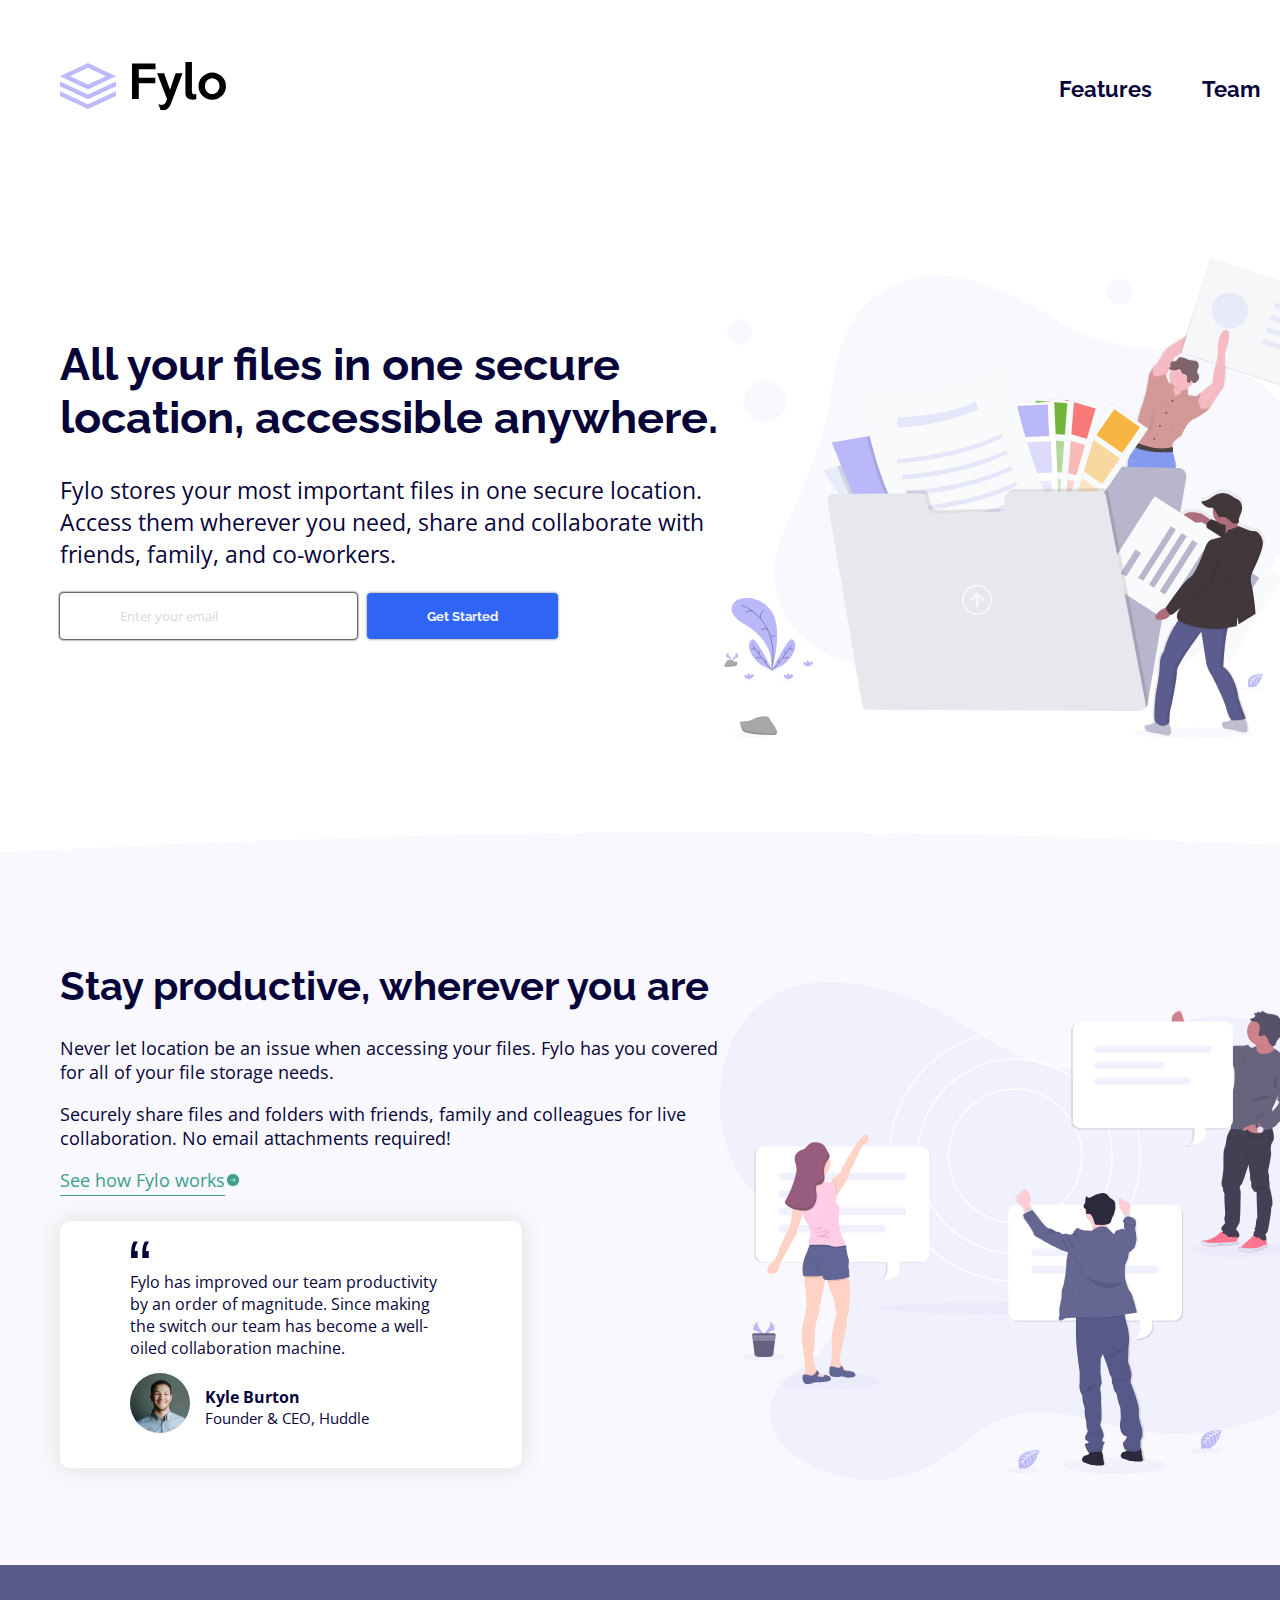
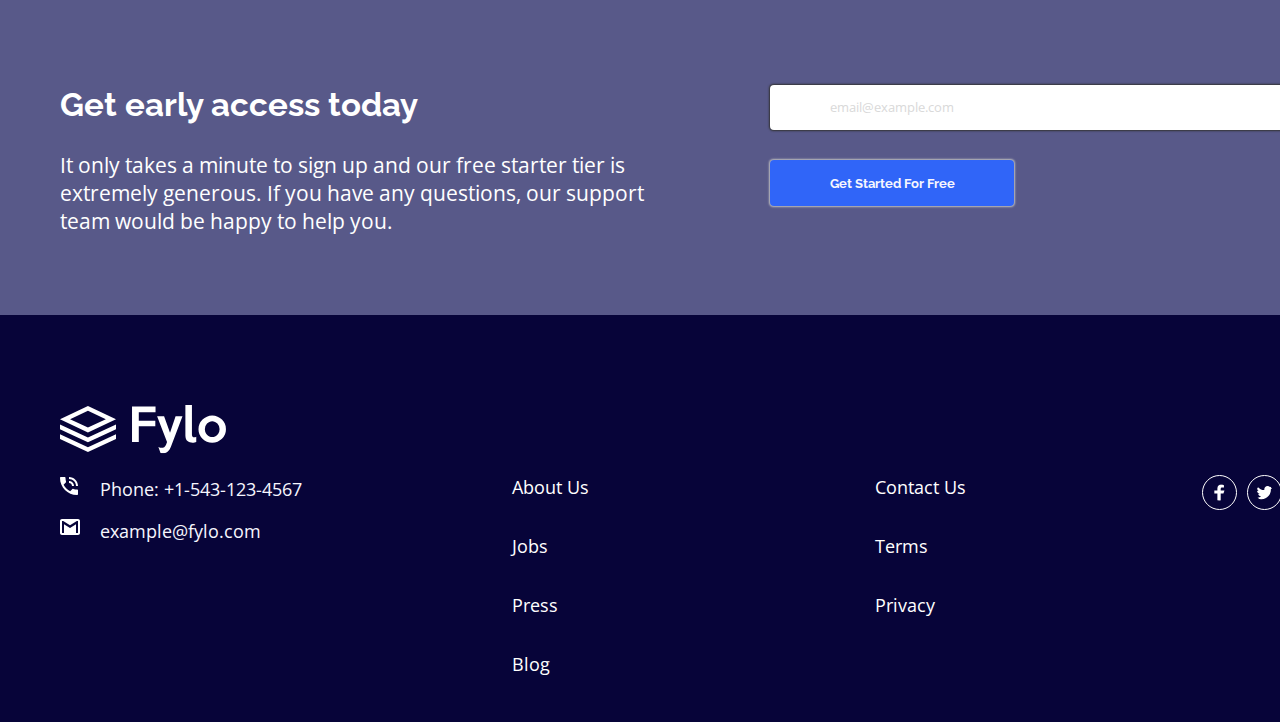
<file: fylo.html>
<!DOCTYPE html>
<html lang="en">
<head>
    <meta charset="UTF-8">
    <meta http-equiv="X-UA-Compatible" content="IE=edge">
    <meta name="viewport" content="width=device-width, initial-scale=1.0">
    <title>Fylo Landing Page</title>
    <link rel="preconnect" href="https://fonts.googleapis.com">
    <link rel="preconnect" href="https://fonts.gstatic.com" crossorigin>
    <link href="https://fonts.googleapis.com/css2?family=Raleway:wght@400;700&display=swap" rel="stylesheet">
    <link rel="preconnect" href="https://fonts.googleapis.com">
    <link rel="preconnect" href="https://fonts.gstatic.com" crossorigin>
    <link href="https://fonts.googleapis.com/css2?family=Open+Sans&display=swap" rel="stylesheet">
    <link rel="stylesheet" href="style.css">
</head>
<body>
    <div class="top-screen">
        <div class="container">
            <header class="header">
               <div class="logo">
                   <a href="#">
                       <img src="/images/logo.svg" alt="fylo" class="logo">
                   </a>
               </div>
               <nav class="nav">
                   <ul class="nav-list">
                       <li class="nav-item">
                           <a class="nav-link" href="#features">Features</a>
                       </li>
                       <li class="nav-item">
                           <a class="nav-link" href="#Team">Team</a>
                       </li>
                       <li class="nav-item">
                           <a class="nav-link" href="#SignIn">Sign In</a>
                       </li>
                   </ul>
               </nav>
            </header>
        </div>
    </div>

    <main>
        <section class="hero">
            <div class="container">
                <div class="section-inner">
                    <div class="section-column">
                        <h1 class="section-title">All your files in one secure location, accessible anywhere.</h1>
                        <p class="hero-description">Fylo stores your most important files in one secure location. 
                            Access them wherever you need, share and collaborate with friends, 
                            family, and co-workers.</p>
                        <form class="hero-form">
                            <input type="text" name="email" id="email" placeholder="Enter your email" required>
                            <button class="btn hero-btn">Get Started</button>
                        </form>
                    </div>
                    <div class="section-column">
                        <img src="/images/illustration-1.svg" alt="illustration of people" class="hero-img">
                    </div>
                </div>
            </div>
        </section>
        <section class="description">
            <div class="container">
                <div class="section-inner">
                    <div class="section-column">
                        <h1 class="section-title desc-title">Stay productive, wherever you are</h1>
                        <p class="desc-desc">Never let location be an issue when accessing your files. Fylo has you 
                            covered for all of your file storage needs.</p>
                        <p class="desc-second-desc">Securely share files and folders with friends, family and colleagues for 
                            live collaboration. No email attachments required!</p>
                        <a href="#" class="desc-link">See how Fylo works</a>
                    
                    <div class="testimonial">
                            <p class="testimonial-desc"> Fylo has improved our team productivity by an order of magnitude. Since 
                                making the switch our team has become a well-oiled collaboration machine.</p>
                        
                        <div class="testimonial-profile">
                            <div>
                                <img src="/images/avatar-testimonial.jpg" alt="testimonial-avatar" class="testimonial-avatar">
                            </div>
                            <div class="testimonial-name">
                                <p>Kyle Burton</p>
                                <p>Founder & CEO, Huddle</p>
                            </div>
                        </div>
                    </div>
                    </div>
                    <div class="section-column">
                        <img src="/images/illustration-2.svg" alt="illustration of two man and one woman" class="desc-img">
                    </div>
                </div>
            </div>
        </section>
        <section class="access">
            <div class="container">
                <div class="section-inner access-inner">
                    <div class="section-column">
                        <h2 class="section-title access-title">Get early access today</h2>
                        <p class="access-desc">It only takes a minute to sign up and our free starter tier is extremely generous. 
                            If you have any questions, our support team would be happy to help you.</p>
                    </div>
                    <div class="section-column">
                        <form class="access-form">
                        <input type="text" name="email" id="email-ac" placeholder="email@example.com" required class="access-input">
                        <button class="btn access-btn">Get Started For Free</button>
                        </form>
                    </div>
                </div>
            </div>          
        </section>
    </main>
    <footer class="footer">
        <div class="container">
            <div class="footer-logo">
                    <a href="#">
                        <img src="/images/logo.svg" alt="footer logo">
                    </a>
            </div>
            <div class="footer-inner">
                
                <div class="footer-address">
                    <ul class="address-list">
                        <li class="address-item">
                            <p>Phone: +1-543-123-4567</p>
                        </li>
                        <li class="address-item">
                            <p>example@fylo.com</p>
                        </li>
                    </ul>
                </div>
                <div class="footer-menu">
                    <ul class="menu-list">
                        <li class="menu-item">
                            <a href="#" class="menu-link">About Us</a>
                        </li>
                        <li>
                            <a href="#" class="menu-link">Jobs</a>
                        </li>
                        <li>
                            <a href="#" class="menu-link">Press</a>
                        </li>
                        <li>
                            <a href="#" class="menu-link">Blog</a>
                        </li>
                       
                    </ul>   
                   
                </div>
                <div>
                     <ul class="menu-list">
                        <li>
                            <a href="#" class="menu-link">Contact Us</a>
                        </li>
                        <li>
                            <a href="#" class="menu-link">Terms</a>
                        </li>
                        <li>
                            <a href="#" class="menu-link">Privacy</a>
                        </li>
                    </ul>  
                </div>
                <div class="footer-socials">
                    <ul class="socials-menu">
                        <li class="socials-item">
                            <a href="#" >
                                <svg class="icon">
                                    <use xlink:href="sprite.svg#meta"></use>
                                </svg>
                            </a>
                        </li>
                        <li class="socials-item">
                            <a href="#" >
                                <svg class="icon">
                                    <use xlink:href="sprite.svg#twitter"></use>
                                </svg>
                            </a>
                        </li>
                        <li class="socials-item">
                            <a href="#" >
                                <svg class="icon">
                                    <use xlink:href="sprite.svg#insta"></use>
                                </svg>
                            </a>
                        </li>                        
                    </ul>
                </div>
            </div>
        </div>

    </footer>
</body>
</html>
</file>
<file: style.css>
*,
*::after,
*::before {
  box-sizing: border-box;
}

body {
  font-family: "Open Sans", sans-serif;
  font-weight: 400;
  color: hsl(243, 87%, 12%);
  margin: 0;
  padding: 0;
}

.container {
  width: 1440px;
  margin: 0 auto;
  padding: 30px 60px;
  /* border: 1px solid black; */
}

header {
  display: flex;
  justify-content: space-between;
  align-items: center;
  margin: 30px 0;
}

.logo {
  margin-right: 20px;
}

.nav-list {
  display: flex;
  padding: 0;
  list-style: none;
}

.nav-link:hover {
  color: hsl(0, 0%, 85%);
}

.nav-item + .nav-item {
  margin-left: 50px;
}

.nav-link {
  text-decoration: none;
  font-family: "Raleway", sans-serif;
  font-weight: 700;
  font-size: 22px;
  color: hsl(243, 87%, 12%);
}

.section-inner {
  display: grid;
  grid-template-columns: repeat(2, 1fr);
}

.section-column {
  padding: 50px 0;
}

.section-title {
  font-family: "Raleway", sans-serif;
  font-size: 45px;
  margin-top: 80px;
}

.hero-description {
  font-size: 23px;
  padding-bottom: 1em;
}

.hero-form {
  display: flex;
  gap: 10px;
}

.section-inner .section-column:nth-child(1) {
  order: 1;
}

.section-inner .section-column:nth-child(2) {
  order: 2;
}

#email {
  padding: 15px 60px;
  border: none;
  border-radius: 4px;
  box-shadow: 0 0 2px 0.5px hsl(0, 0%, 20%);
}

input::placeholder {
  color: hsl(0, 0%, 85%);
  font-family: "Open Sans", sans-serif;
}

.btn {
  border: none;
  font-family: "Raleway", sans-serif;
  font-weight: 700;
  cursor: pointer;
  background-color: hsl(224, 93%, 58%);
  color: hsl(240, 75%, 98%);
  padding: 15px 60px;
  border-radius: 4px;
  box-shadow: 0 0 2px 0.5px hsl(0, 0%, 75%);
}

.btn:hover {
  color: hsl(243, 87%, 12%);
}

.hero-img {
  width: 100%;
}

.description {
  background-image: url(/images/bg-curve-desktop.svg);
  background-repeat: no-repeat;
  background-position: center;
  background-size: cover;
  width: 1440px;
  margin: 0 auto;
}

.desc-column {
  margin-top: 90px;
}

.desc-title {
  margin-top: 50px;
  font-size: 40px;
}

.desc-desc,
.desc-second-desc {
  font-size: 18px;
  padding-bottom: 1em;
}

.desc-link {
  display: inline-block;
  padding-bottom: 3px;
  text-decoration: none;
  border-bottom: 1px solid hsl(170, 45%, 43%);
  font-size: 18px;
  color: hsl(170, 45%, 43%);
  position: relative;
}

.desc-link::before {
  content: "";
  position: absolute;
  /* width: 10px;
  height: 0; */
}

.desc-link::after {
  content: "";
  position: absolute;
  width: 15px;
  height: 20px;
  right: -15px;
  top: 4px;
}

.desc-link::before,
.desc-link::after {
  background-image: url(/images/icon-arrow.svg);
  background-repeat: no-repeat;
}

.testimonial {
  background-color: #fff;
  box-shadow: 0 0 20px 3px hsl(0, 0%, 90%);
  border-radius: 10px;
  padding: 20px 70px 30px;
  width: 70%;
  margin-top: 25px;
}

.testimonial-desc {
  padding-top: 30px;
  font-size: 16px;
  background-position: left top;
}

.testimonial-desc:nth-child(1) {
  background-image: url(/images/icon-quotes.svg);
  background-repeat: no-repeat;
  background-size: 20px 20px;
}

.testimonial-profile {
  display: flex;
  gap: 15px;
}

.testimonial-avatar {
  width: 60px;
  height: 60px;
  border-radius: 100%;
  margin-top: 14px;
}

.testimonial-name {
  margin-top: 27px;
}
.testimonial-name p:nth-child(1) {
  font-weight: 700;
}

.testimonial-name p:nth-child(2) {
  font-size: 15px;
}

p {
  display: block;

  margin-block-start: 0px;
  margin-block-end: 0px;
  margin-inline-start: 0px;
  margin-inline-end: 0px;
}
.desc-img {
  margin-top: 70px;
  width: 100%;
}

.access {
  background-color: hsl(238, 22%, 44%);
  width: 1440px;
  margin: 0 auto;
}

.access-inner {
  gap: 100px;
}

.access-inner .section-column:nth-child(1) {
  order: 1;
}

.access-inner .section-column:nth-child(2) {
  order: 2;
}

.access-title {
  color: #fff;
  font-size: 33px;
  margin-top: 40px;
}

.access-desc {
  color: #fff;
  font-size: 21px;
}

.access-form {
  display: flex;
  flex-direction: column;
  gap: 30px;
  margin-top: 40px;
}

#email-ac {
  padding: 15px 60px;
  border: none;
  border-radius: 4px;
  box-shadow: 0 0 2px 0.5px hsl(0, 0%, 20%);
}
.access-input {
  padding: 15px;
  width: 90%;
}

.access-btn {
  padding: 15px 30px;
  width: 40%;
}

.footer {
  background-color: hsl(243, 87%, 12%);
  color: hsl(240, 75%, 98%);
  width: 1440px;
  margin: 0 auto;
}

.footer-inner {
  display: grid;
  grid-template-columns: repeat(4, 1fr);
  gap: 10%;
}

.footer-logo {
  margin-top: 60px;
  filter: brightness(0) invert(1);
}

.address-list {
  list-style: none;
  font-size: 18px;
  margin-right: -111px;
}

.address-item {
  background-position: left left;
  padding-left: 40px;
  padding-bottom: 1em;
}

.address-item:nth-child(1) {
  background-image: url(/images/icon-phone.svg);
  background-repeat: no-repeat;
}

.address-item:nth-child(2) {
  background-image: url(/images/icon-email.svg);
  background-repeat: no-repeat;
}

ul {
  display: block;
  list-style-type: disc;
  margin-block-start: 1em;
  margin-block-end: 1em;
  margin-inline-start: 0px;
  margin-inline-end: 0px;
  padding-inline-start: 0px;
}

.footer-menu {
  display: flex;
}

.menu-list {
  display: flex;
  flex-direction: column;
  justify-content: space-around;
  gap: 35px;
  list-style: none;
  margin-left: 89px;
}

.menu-item {
  display: flex;
}

.menu-link {
  text-decoration: none;
  color: #fff;
  font-size: 18px;
}

.socials-menu {
  display: flex;
  justify-content: center;
  list-style: none;
}

.socials-item + .socials-item {
  margin-left: 10px;
}
.icon {
  fill: #fff;
  width: 35px;
  height: 35px;
  border: 1px solid #fff;
  border-radius: 100%;
  padding: 8px;
}

.icon:hover {
  fill: hsl(170, 45%, 43%);
  transition: 0.3s ease;
}

.menu-link:hover {
  color: hsl(170, 45%, 43%);
  transition: 0.3s ease;
}

@media (max-width: 375px) {
  .container {
    width: 375px;
    padding: 8px 20px;
  }

  .logo {
    width: 90px;
  }

  .section-inner {
    grid-template-columns: 1fr;
  }

  .section-column {
    text-align: center;
  }
  .hero-img {
    grid-row: 1;
    width: 320px;
  }
  .nav-item + .nav-item {
    margin-left: 10px;
  }

  .nav-link {
    font-weight: 400;
    font-size: 15px;
  }

  .section-title {
    font-size: 25px;
    text-align: center;
    width: 350px;
    margin-top: 10px;
  }

  .hero-description {
    font-size: 15px;
    width: 346px;
  }

  .hero-form {
    flex-wrap: wrap;
    justify-content: center;
  }

  .section-inner .section-column:nth-child(1) {
    order: 2;
  }

  .section-inner .section-column:nth-child(2) {
    order: 1;
  }

  #email {
    width: 100%;
    margin-left: 0px;
  }

  .btn {
    width: 100%;
    margin-left: 0px;
  }

  .description {
    background-image: url(/images/bg-curve-mobile.svg);
    width: 375px;
  }

  .desc-title {
    font-size: 20px;
  }

  .desc-desc,
  .desc-second-desc {
    font-size: 15px;
    text-align: left;
  }

  .desc-link {
    font-size: 15px;
  }

  .testimonial {
    width: 90%;
    padding: 20px 33px 30px;
    text-align: left;
  }

  .testimonial-desc {
    font-size: 12px;
  }

  .testimonial-name p:nth-child(1) {
    font-weight: 700;
  }

  .testimonial-name p:nth-child(2) {
    font-size: 9px;
  }

  .desc-img {
    margin-top: 16px;
  }

  .access {
    width: 375px;
  }
  .access-inner {
    gap: 0px;
  }

  .access-inner .section-column:nth-child(1) {
    order: 1;
  }

  .access-inner .section-column:nth-child(2) {
    order: 2;
  }

  .access-title {
    font-size: 25px;
    margin-top: 40px;
  }

  .access-desc {
    font-size: 18px;
  }

  .access-form {
    margin-top: 0px;
    gap: 10px;
  }

  .section-column {
    padding: 20px 0px;
  }

  .access-input {
    margin: 0 auto;
    width: 70%;
  }

  .access-btn {
    width: 70%;
    margin: 0 auto;
    margin-bottom: 40px;
  }

  .footer {
    width: 375px;
    height: 812px;
  }

  .footer-inner {
    grid-template-columns: 1fr;
    gap: 5%;
  }

  .menu-list {
    gap: 35px;
    margin-left: 0px;
  }
}
</file>
